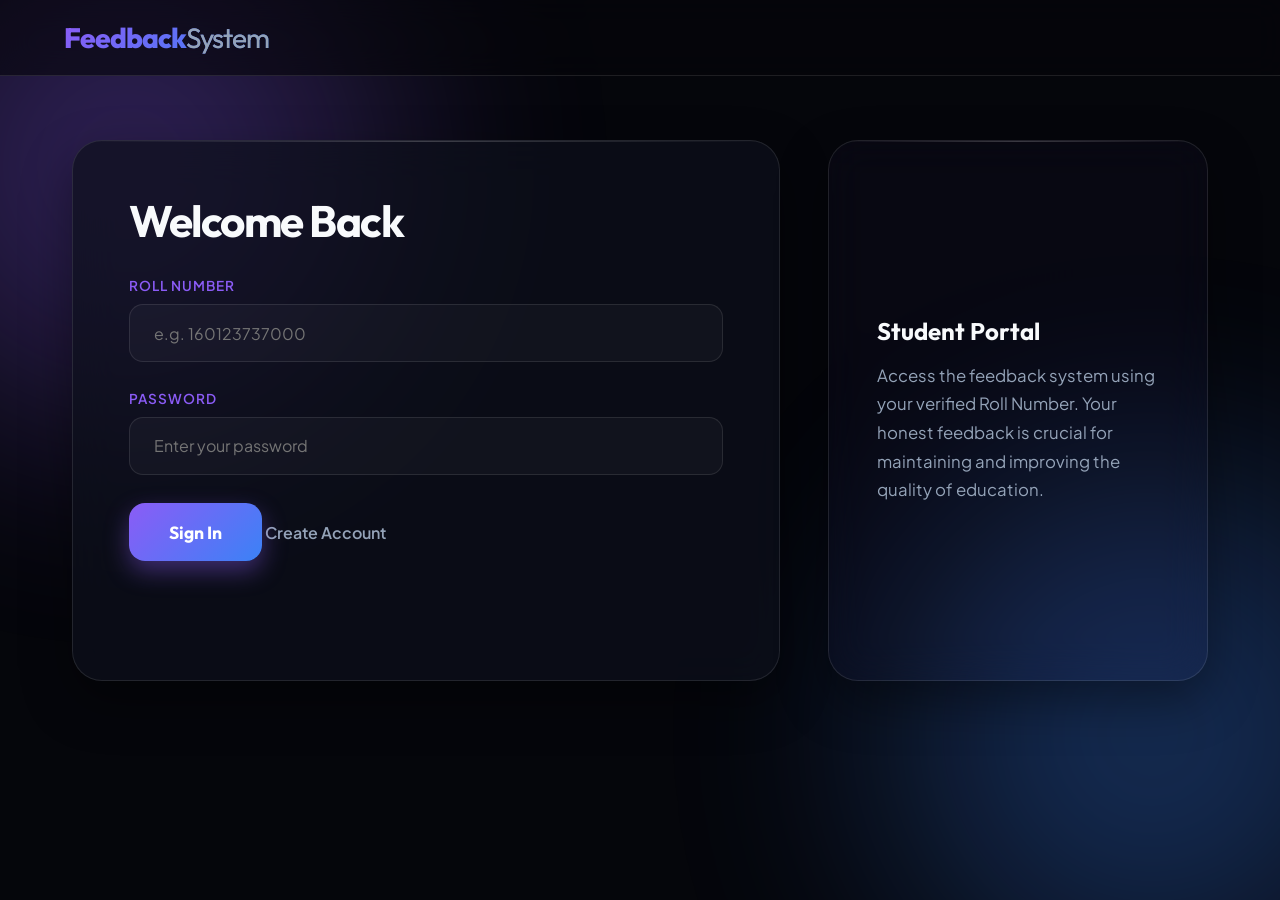
<file: frontend/index.html>
<!DOCTYPE html>
<html lang="en">
<head>
  <meta charset="UTF-8">
  <meta name="viewport" content="width=device-width, initial-scale=1.0">
  <title>Student Feedback Portal - Login</title>
  <meta name="description" content="Login to submit anonymous feedback for faculty">
  <link rel="stylesheet" href="css/style.css" />
</head>
<body>
  <div class="nav"><div class="logo">Feedback<span>System</span></div></div>
  <div class="auth-page">
    <section class="auth-card glass">
      <h2>Welcome Back</h2>
      <form id="loginForm">
        <div class="form-group">
          <label for="rollNumber">Roll Number</label>
          <input type="text" id="rollNumber" placeholder="e.g. 160123737000" pattern="160123737[0-9]{3,6}|1601237373[0-9]{2,3}" required />
        </div>
        <div class="form-group">
          <label for="password">Password</label>
          <input type="password" id="password" placeholder="Enter your password" required />
        </div>
        <div class="form-actions">
          <button type="submit" class="big-btn">Sign In</button>
          <a href="register.html" class="link-btn">Create Account</a>
        </div>
      </form>
      <div id="status"></div>
    </section>
    <aside class="auth-aside glass">
      <h3>Student Portal</h3>
      <p>Access the feedback system using your verified Roll Number. Your honest feedback is crucial for maintaining and improving the quality of education.</p>
    </aside>
  </div>
  <script src="js/auth.js"></script>
</body>
</html>
</file>
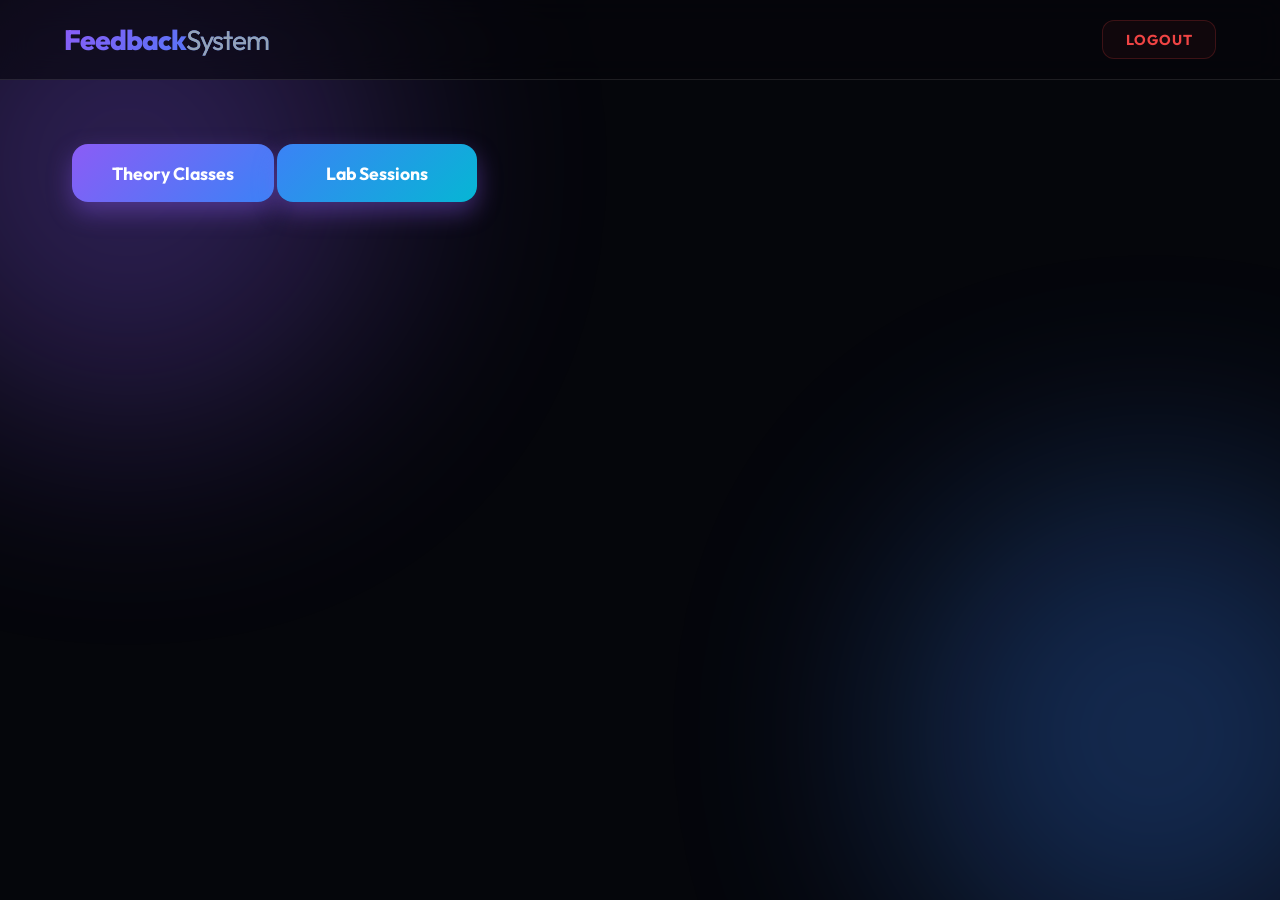
<file: frontend/faculty.html>
<!DOCTYPE html>
<html lang="en">
<head>
  <meta charset="UTF-8">
  <meta name="viewport" content="width=device-width, initial-scale=1.0">
  <title>Select Faculty</title>
  <meta name="description" content="Select faculty for evaluation">
  <link rel="stylesheet" href="css/style.css" />
</head>
<body>
  <div class="nav">
    <div class="logo">Feedback<span>System</span></div>
    <button id="logoutBtn" class="logout-btn">Logout</button>
  </div>
  
  <div class="container-page" style="display: block;">
    <div class="select-row" id="chooseType">
      <button class="big-btn" id="showTheory" style="min-width: 200px;">Theory Classes</button>
      <button class="big-btn" id="showLabs" style="min-width: 200px; background: linear-gradient(135deg, #3b82f6, #06b6d4);">Lab Sessions</button>
    </div>

    <div id="facultySection" style="display:none; animation: slideUpFade 0.5s ease forwards;">
      <h2 style="text-align:center; font-size: 2.5rem; margin-top: 2rem;">Choose Faculty</h2>
      <p style="text-align:center; color: var(--text-muted); margin-bottom: 2rem;">Select the faculty member you wish to evaluate</p>
      <div class="faculty-grid" id="facultyGrid"></div>
    </div>
  </div>

  <script src="js/faculty.js"></script>
</body>
</html>
</file>
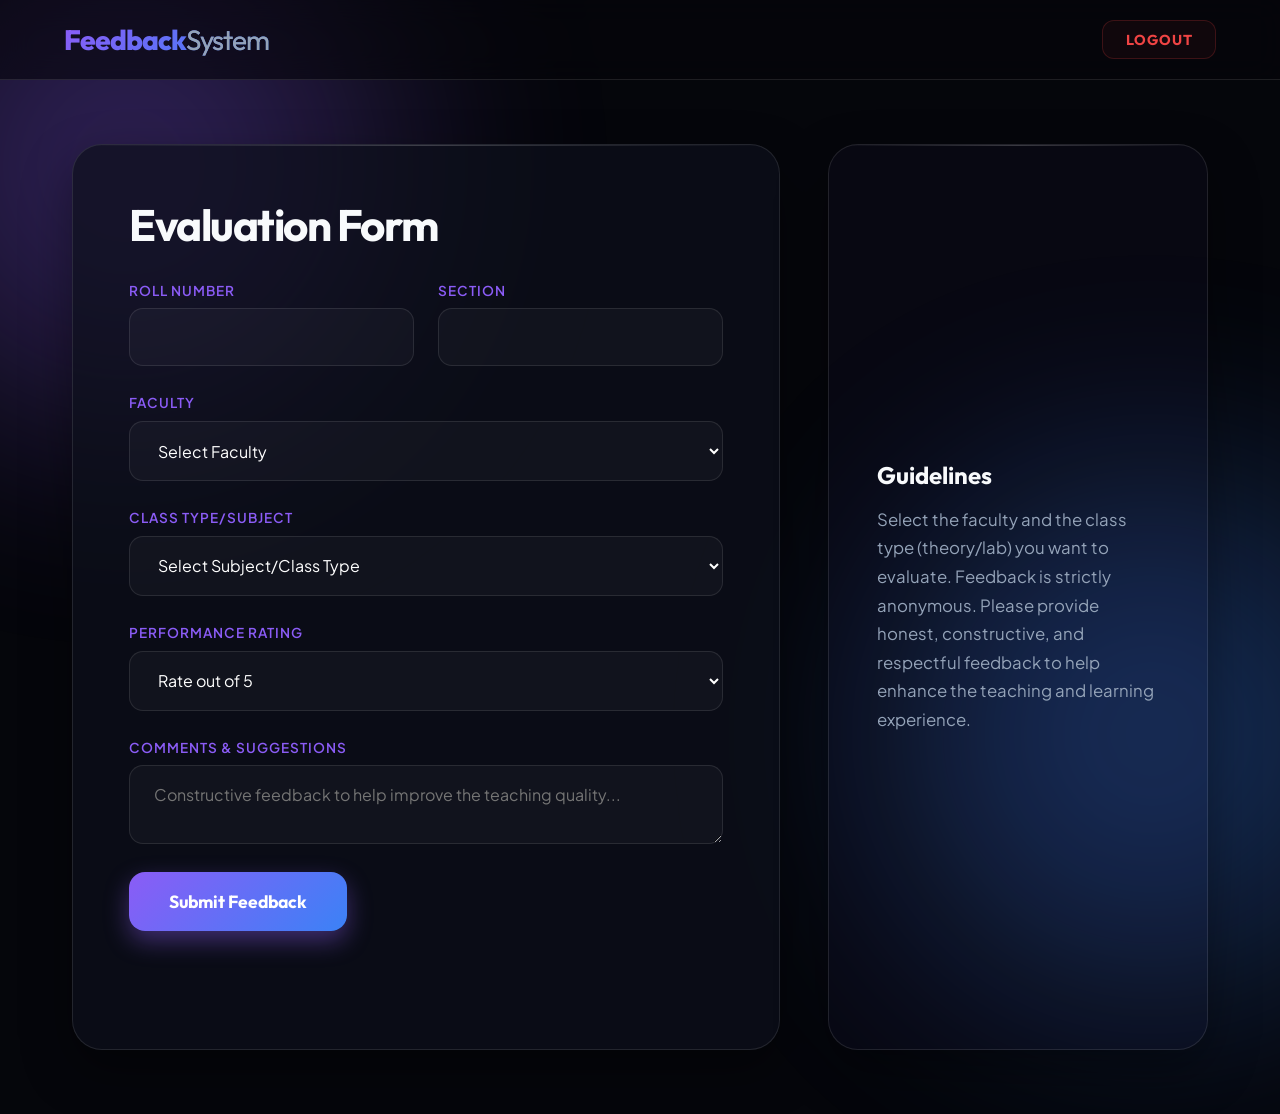
<file: frontend/feedback.html>
<!DOCTYPE html>
<html lang="en">
<head>
  <meta charset="UTF-8">
  <meta name="viewport" content="width=device-width, initial-scale=1.0">
  <title>Submit Feedback</title>
  <meta name="description" content="Submit anonymous feedback for faculty">
  <link rel="stylesheet" href="css/style.css" />
</head>
<body>
  <div class="nav">
    <div class="logo">Feedback<span>System</span></div>
    <button id="logoutBtn" class="logout-btn">Logout</button>
  </div>
  <div class="feedback-page">
    <section class="feedback-card glass">
      <h2>Evaluation Form</h2>
      <form id="feedbackForm">
        <div style="display: flex; gap: 1.5rem;">
          <div class="form-group" style="flex: 1;">
            <label for="rollNumber">Roll Number</label>
            <input type="text" id="rollNumber" disabled />
          </div>
          <div class="form-group" style="flex: 1;">
            <label for="section">Section</label>
            <input type="text" id="section" disabled />
          </div>
        </div>
        <div class="form-group">
          <label for="faculty">Faculty</label>
          <select id="faculty" required>
            <option value="">Select Faculty</option>
          </select>
        </div>
        <div class="form-group">
          <label for="subject">Class Type/Subject</label>
          <select id="subject" required>
            <option value="">Select Subject/Class Type</option>
          </select>
        </div>
        <div class="form-group">
          <label for="rating">Performance Rating</label>
          <select id="rating" required>
            <option value="" disabled selected>Rate out of 5</option>
            <option value="1">1 - Poor</option>
            <option value="2">2 - Fair</option>
            <option value="3">3 - Good</option>
            <option value="4">4 - Very Good</option>
            <option value="5">5 - Excellent</option>
          </select>
        </div>
        <div class="form-group">
          <label for="comments">Comments & Suggestions</label>
          <textarea id="comments" maxlength="256" placeholder="Constructive feedback to help improve the teaching quality..."></textarea>
        </div>
        <div class="form-actions">
          <button type="submit" class="big-btn">Submit Feedback</button>
        </div>
      </form>
      <div id="status"></div>
    </section>
    <aside class="feedback-aside glass">
      <h3>Guidelines</h3>
      <p>Select the faculty and the class type (theory/lab) you want to evaluate. Feedback is strictly anonymous. Please provide honest, constructive, and respectful feedback to help enhance the teaching and learning experience.</p>
    </aside>
  </div>
  <script src="js/feedback.js"></script>
</body>
</html>
</file>
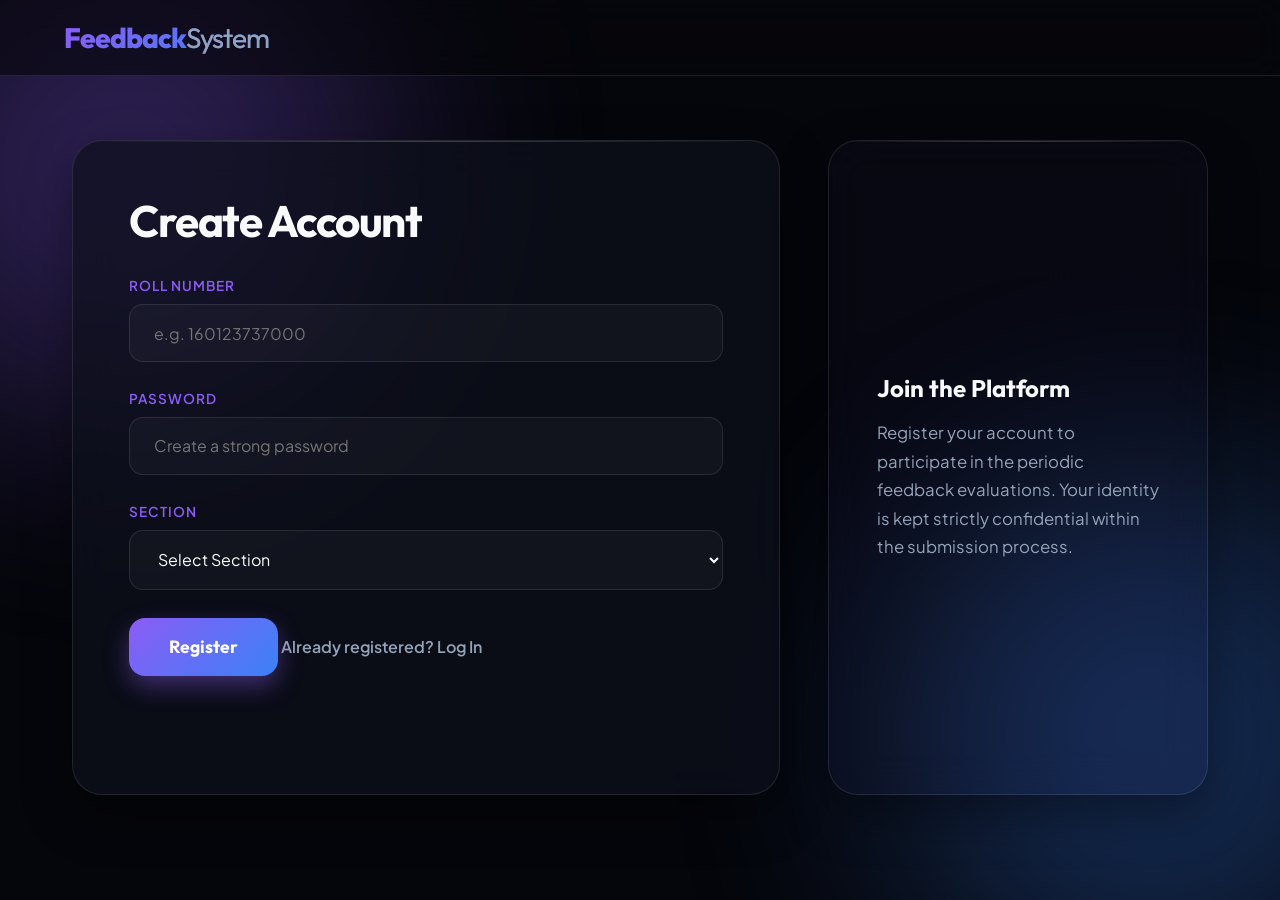
<file: frontend/register.html>
<!DOCTYPE html>
<html lang="en">
<head>
  <meta charset="UTF-8">
  <meta name="viewport" content="width=device-width, initial-scale=1.0">
  <title>Student Feedback Portal - Register</title>
  <meta name="description" content="Register to submit anonymous feedback for faculty">
  <link rel="stylesheet" href="css/style.css" />
</head>
<body>
  <div class="nav"><div class="logo">Feedback<span>System</span></div></div>
  <div class="auth-page">
    <section class="auth-card glass">
      <h2>Create Account</h2>
      <form id="registerForm">
        <div class="form-group">
          <label for="rollNumber">Roll Number</label>
          <input type="text" id="rollNumber" placeholder="e.g. 160123737000" pattern="160123737[0-9]{3,6}|1601237373[0-9]{2,3}" required />
        </div>
        <div class="form-group">
          <label for="password">Password</label>
          <input type="password" id="password" placeholder="Create a strong password" required />
        </div>
        <div class="form-group">
          <label for="section">Section</label>
          <select id="section" required>
            <option value="" disabled selected>Select Section</option>
            <option value="IT-1">IT-1</option>
            <option value="IT-2">IT-2</option>
            <option value="IT-3">IT-3</option>
          </select>
        </div>
        <div class="form-actions">
          <button type="submit" class="big-btn">Register</button>
          <a href="index.html" class="link-btn">Already registered? Log In</a>
        </div>
      </form>
      <div id="status"></div>
    </section>
    <aside class="auth-aside glass">
      <h3>Join the Platform</h3>
      <p>Register your account to participate in the periodic feedback evaluations. Your identity is kept strictly confidential within the submission process.</p>
    </aside>
  </div>
  <script src="js/auth.js"></script>
</body>
</html>
</file>
<file: frontend/css/style.css>
@import url('https://fonts.googleapis.com/css2?family=Outfit:wght@300;400;500;600;700;800&family=Plus+Jakarta+Sans:wght@300;400;500;600;700&display=swap');

:root {
  --bg-dark: #05060b;
  --bg-surface: rgba(13, 17, 28, 0.7);
  --accent-primary: #8b5cf6;
  --accent-secondary: #3b82f6;
  --accent-glow: rgba(139, 92, 246, 0.4);
  --text-primary: #f8fafc;
  --text-secondary: #94a3b8;
  --glass-border: rgba(255, 255, 255, 0.1);
  --success: #10b981;
  --error: #ef4444;
  --linear-gradient: linear-gradient(135deg, var(--accent-primary), var(--accent-secondary));
}

* {
  box-sizing: border-box;
  margin: 0;
  padding: 0;
}

body {
  font-family: 'Plus Jakarta Sans', sans-serif;
  background-color: var(--bg-dark);
  color: var(--text-primary);
  min-height: 100vh;
  overflow-x: hidden;
  position: relative;
  -webkit-font-smoothing: antialiased;
}

/* --- Animated Background --- */
body::before, body::after {
  content: "";
  position: fixed;
  width: 40vw;
  height: 40vw;
  border-radius: 50%;
  filter: blur(120px);
  z-index: -1;
  opacity: 0.3;
  animation: float 20s infinite alternate;
}

body::before {
  background: var(--accent-primary);
  top: -10%;
  left: -10%;
}

body::after {
  background: var(--accent-secondary);
  bottom: -10%;
  right: -10%;
  animation-delay: -10s;
}

@keyframes float {
  0% { transform: translate(0, 0) scale(1); }
  100% { transform: translate(10vw, 10vw) scale(1.2); }
}

/* --- Navigation --- */
.nav {
  position: sticky;
  top: 0;
  z-index: 1000;
  display: flex;
  justify-content: space-between;
  align-items: center;
  padding: 1.25rem 5%;
  background: rgba(5, 6, 11, 0.6);
  backdrop-filter: blur(15px);
  border-bottom: 1px solid var(--glass-border);
}

.nav .logo {
  font-family: 'Outfit', sans-serif;
  font-size: 1.75rem;
  font-weight: 800;
  letter-spacing: -1px;
  background: var(--linear-gradient);
  -webkit-background-clip: text;
  background-clip: text;
  -webkit-text-fill-color: transparent;
}

.nav .logo span {
  font-weight: 400;
  color: var(--text-secondary);
  -webkit-text-fill-color: var(--text-secondary);
}

/* --- Layouts --- */
.auth-page, .feedback-page, .admin-page, .container-page {
  max-width: 1200px;
  margin: 4rem auto;
  padding: 0 2rem;
  display: flex;
  gap: 3rem;
  align-items: stretch;
  animation: slideUp 0.8s cubic-bezier(0.2, 0.8, 0.2, 1) forwards;
}

@keyframes slideUp {
  from { opacity: 0; transform: translateY(40px); }
  to { opacity: 1; transform: translateY(0); }
}

/* --- Glass Containers --- */
.glass {
  background: var(--bg-surface);
  backdrop-filter: blur(20px);
  -webkit-backdrop-filter: blur(20px);
  border: 1px solid var(--glass-border);
  border-radius: 30px;
  box-shadow: 0 20px 50px rgba(0, 0, 0, 0.4);
  position: relative;
  overflow: hidden;
}

.glass::before {
  content: "";
  position: absolute;
  top: 0; left: 0; right: 0; height: 1px;
  background: linear-gradient(90deg, transparent, rgba(255,255,255,0.2), transparent);
}

.auth-card, .feedback-card, .admin-content {
  flex: 1;
  padding: 3.5rem;
}

.auth-aside, .feedback-aside, .sidebar {
  width: 380px;
  padding: 3rem;
  display: flex;
  flex-direction: column;
  justify-content: center;
  background: rgba(139, 92, 246, 0.03);
}

/* --- Typography Overrides --- */
h2 {
  font-family: 'Outfit', sans-serif;
  font-size: 2.75rem;
  font-weight: 700;
  margin-bottom: 2rem;
  letter-spacing: -1.5px;
  line-height: 1.1;
}

h3 {
  font-family: 'Outfit', sans-serif;
  font-size: 1.5rem;
  margin-bottom: 1rem;
}

p {
  color: var(--text-secondary);
  line-height: 1.7;
  font-size: 1.05rem;
}

/* --- Forms --- */
form { display: grid; gap: 1.75rem; }

.form-group { display: flex; flex-direction: column; gap: 0.6rem; }

label {
  font-size: 0.85rem;
  font-weight: 600;
  text-transform: uppercase;
  letter-spacing: 1px;
  color: var(--accent-primary);
}

input, select, textarea {
  background: rgba(255, 255, 255, 0.03);
  border: 1px solid var(--glass-border);
  border-radius: 14px;
  padding: 1.1rem 1.5rem;
  color: white;
  font-family: inherit;
  font-size: 1rem;
  transition: all 0.3s cubic-bezier(0.4, 0, 0.2, 1);
}

select option {
  background: #111a28; /* Dark background for dropdown options */
  color: white;
}

input:focus, select:focus, textarea:focus {
  outline: none;
  border-color: var(--accent-primary);
  background: rgba(139, 92, 246, 0.06);
  box-shadow: 0 0 0 4px rgba(139, 92, 246, 0.15);
  transform: translateY(-2px);
}

/* --- Buttons --- */
.big-btn {
  background: var(--linear-gradient);
  border: none;
  border-radius: 16px;
  padding: 1.1rem 2.5rem;
  color: white;
  font-family: 'Outfit', sans-serif;
  font-size: 1.1rem;
  font-weight: 700;
  cursor: pointer;
  transition: all 0.4s cubic-bezier(0.175, 0.885, 0.32, 1.275);
  box-shadow: 0 10px 25px var(--accent-glow);
  position: relative;
  overflow: hidden;
}

.big-btn::after {
  content: "";
  position: absolute;
  top: 0; left: 0; width: 100%; height: 100%;
  background: linear-gradient(90deg, transparent, rgba(255,255,255,0.2), transparent);
  transform: translateX(-100%);
  transition: 0.6s;
}

.big-btn:hover {
  transform: scale(1.03) translateY(-4px);
  box-shadow: 0 15px 35px var(--accent-glow);
}

.big-btn:hover::after {
  transform: translateX(100%);
}

.link-btn {
  color: var(--text-secondary);
  font-weight: 600;
  text-decoration: none;
  transition: 0.3s;
  border-bottom: 2px solid transparent;
}

.link-btn:hover {
  color: white;
  border-bottom-color: var(--accent-primary);
}

/* --- Faculty Cards --- */
.faculty-grid {
  display: grid;
  grid-template-columns: repeat(auto-fill, minmax(300px, 1fr));
  gap: 2.5rem;
  margin-top: 3rem;
}

.faculty-card {
  background: rgba(255, 255, 255, 0.03);
  border: 1px solid var(--glass-border);
  border-radius: 28px;
  padding: 3rem 2rem;
  text-align: center;
  transition: all 0.4s cubic-bezier(0.4, 0, 0.2, 1);
  cursor: pointer;
}

.faculty-card:hover {
  background: rgba(255, 255, 255, 0.06);
  border-color: var(--accent-primary);
  transform: translateY(-10px);
  box-shadow: 0 20px 40px rgba(0, 0, 0, 0.3), 0 0 20px rgba(139, 92, 246, 0.2);
}

.faculty-img {
  width: 110px;
  height: 110px;
  border-radius: 50%;
  padding: 6px;
  background: var(--linear-gradient);
  margin-bottom: 1.5rem;
  box-shadow: 0 10px 20px rgba(0,0,0,0.3);
}

.faculty-name {
  font-family: 'Outfit', sans-serif;
  font-size: 1.5rem;
  font-weight: 700;
  margin-bottom: 0.5rem;
}

.faculty-subject {
  color: var(--accent-secondary);
  font-weight: 600;
  font-size: 0.95rem;
  text-transform: uppercase;
  letter-spacing: 1px;
}

/* --- Admin / Tables --- */
.table {
  width: 100%;
  border-collapse: separate;
  border-spacing: 0 12px;
  margin-top: 2rem;
}

.table th {
  padding: 1rem 1.5rem;
  text-align: left;
  color: var(--text-secondary);
  font-size: 0.8rem;
  font-weight: 800;
  text-transform: uppercase;
  letter-spacing: 1px;
}

.table tr td {
  padding: 1.25rem 1.5rem;
  background: rgba(255, 255, 255, 0.02);
  border-top: 1px solid var(--glass-border);
  border-bottom: 1px solid var(--glass-border);
  transition: 0.3s;
}

.table tr td:first-child { border-left: 1px solid var(--glass-border); border-radius: 16px 0 0 16px; }
.table tr td:last-child { border-right: 1px solid var(--glass-border); border-radius: 0 16px 16px 0; }

.table tr:hover td {
  background: rgba(255, 255, 255, 0.05);
  border-color: var(--accent-primary);
  color: white;
}

/* --- Status Messages --- */
#status {
  padding: 1.2rem;
  border-radius: 16px;
  margin-top: 1.5rem;
  font-weight: 600;
  text-align: center;
  transition: 0.3s;
}

#status:not(:empty) { border: 1px solid var(--glass-border); background: rgba(0,0,0,0.2); }

/* --- Scrollbar --- */
::-webkit-scrollbar { width: 10px; }
::-webkit-scrollbar-track { background: var(--bg-dark); }
::-webkit-scrollbar-thumb {
  background: rgba(139, 92, 246, 0.3);
  border-radius: 10px;
  border: 3px solid var(--bg-dark);
}
::-webkit-scrollbar-thumb:hover { background: rgba(139, 92, 246, 0.5); }

/* --- Charts Admin Page Overrides --- */
.chart-card {
  background: rgba(255, 255, 255, 0.02);
  border: 1px solid var(--glass-border);
  border-radius: 24px;
  padding: 3rem;
  margin-bottom: 3rem;
  display: flex;
  flex-direction: column;
  align-items: center;
}

.chart-labels span {
  padding: 0.6rem 1.25rem;
  border-radius: 12px;
  background: rgba(255, 255, 255, 0.03);
  border: 1px solid var(--glass-border);
  font-size: 0.85rem;
  font-weight: 700;
}

/* Logout Navigation Button */
.logout-btn {
  background: rgba(239, 68, 68, 0.05);
  border: 1px solid rgba(239, 68, 68, 0.2);
  color: var(--error);
  padding: 0.6rem 1.4rem;
  border-radius: 12px;
  font-family: 'Outfit', sans-serif;
  font-weight: 700;
  font-size: 0.9rem;
  cursor: pointer;
  transition: all 0.3s cubic-bezier(0.4, 0, 0.2, 1);
  text-transform: uppercase;
  letter-spacing: 1px;
}

.logout-btn:hover {
  background: var(--error);
  color: white;
  transform: translateY(-2px);
  box-shadow: 0 5px 15px rgba(239, 68, 68, 0.3);
}


/* --- Responsive --- */
@media (max-width: 1024px) {
  .auth-page, .feedback-page, .admin-page, .container-page {
    flex-direction: column;
  }
  .auth-aside, .feedback-aside, .sidebar {
    width: 100%;
    order: -1;
    min-height: auto;
    padding: 2.5rem;
  }
  .auth-card, .feedback-card { padding: 2.5rem; }
}
</file>
